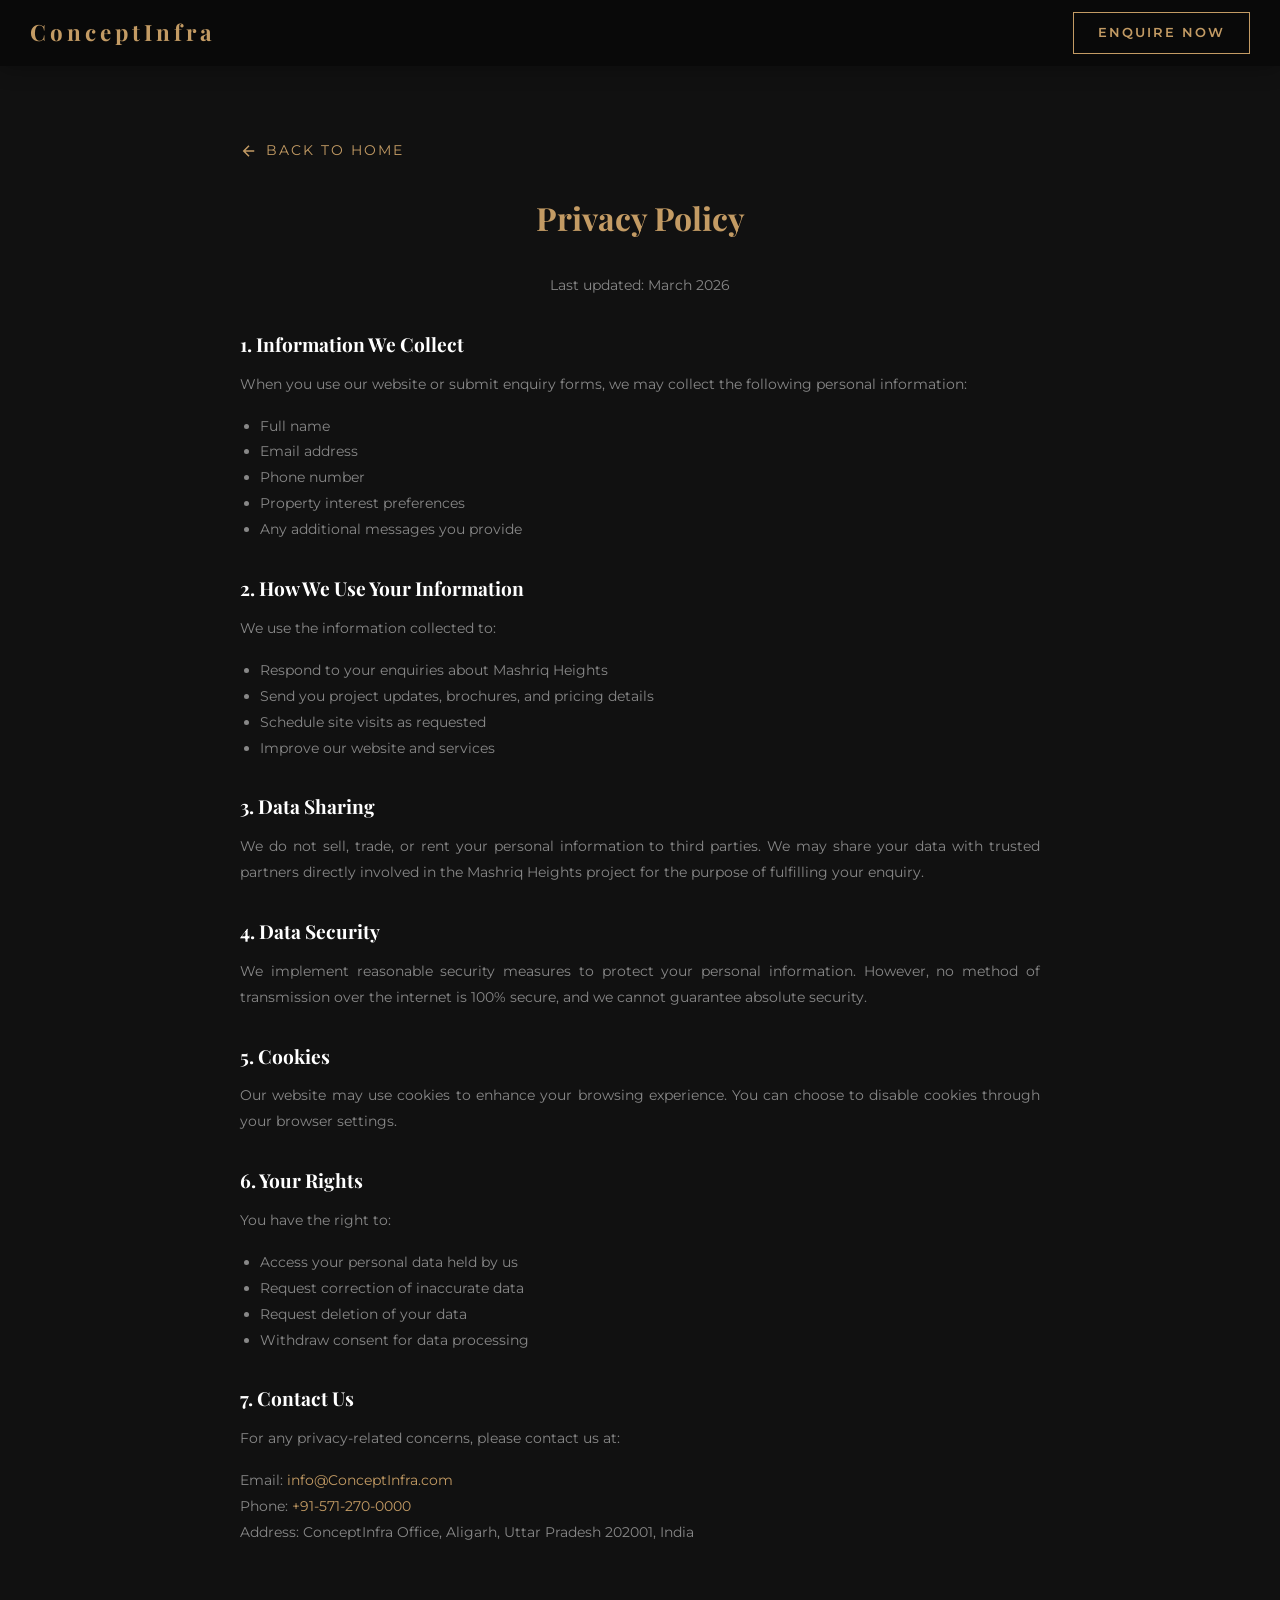
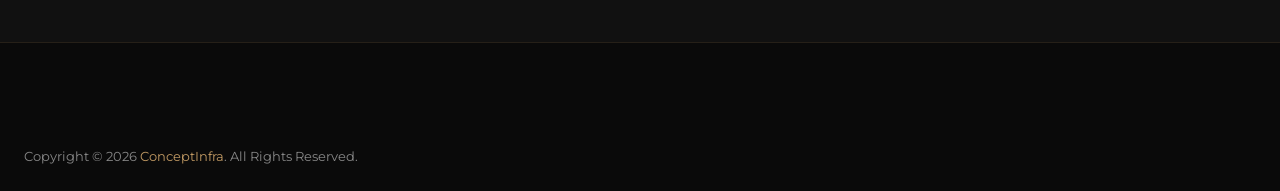
<file: privacy-policy.html>
<!DOCTYPE html>
<html lang="en">
<head>
    <meta charset="UTF-8">
    <meta name="viewport" content="width=device-width, initial-scale=1.0">
    <title>Privacy Policy | ConceptInfra</title>
    <link rel="preconnect" href="https://fonts.googleapis.com">
    <link rel="preconnect" href="https://fonts.gstatic.com" crossorigin>
    <link href="https://fonts.googleapis.com/css2?family=Playfair+Display:wght@400;600;700&family=Montserrat:wght@300;400;500;600&display=swap" rel="stylesheet">
    <link rel="stylesheet" href="styles.css">
    <style>
        .legal-page { padding: 140px 0 80px; background: var(--dark); }
        .legal-back { display: inline-flex; align-items: center; gap: 8px; color: var(--gold); font-size: 0.85rem; letter-spacing: 2px; text-transform: uppercase; margin-bottom: 30px; }
        .legal-back:hover { color: var(--gold-light); }
        .legal-back svg { width: 18px; height: 18px; }
        .legal-content { max-width: 800px; margin: 0 auto; }
        .legal-content h1 { font-family: var(--font-display); font-size: 2rem; color: var(--gold); margin-bottom: 30px; text-align: center; }
        .legal-content h2 { font-family: var(--font-display); font-size: 1.2rem; color: var(--white); margin: 30px 0 12px; }
        .legal-content p { color: var(--gray); font-size: 0.9rem; line-height: 1.8; margin-bottom: 16px; }
        .legal-content ul { margin: 0 0 16px 20px; }
        .legal-content li { color: var(--gray); font-size: 0.9rem; line-height: 1.8; list-style: disc; }
        .legal-meta { color: var(--gray); font-size: 0.8rem; text-align: center; margin-bottom: 40px; }
    </style>
</head>
<body>
    <header class="header scrolled">
        <div class="header-inner">
            <a href="index.html" class="logo"><span class="logo-text">ConceptInfra</span></a>
            <div class="header-actions">
                <a href="index.html#enquiry" class="btn btn-header">Enquire Now</a>
            </div>
        </div>
    </header>

    <section class="legal-page">
        <div class="container">
            <div class="legal-content">
                <a href="index.html" class="legal-back">
                    <svg viewBox="0 0 24 24" fill="none" stroke="currentColor" stroke-width="2"><path d="M19 12H5M12 19l-7-7 7-7"/></svg>
                    Back to Home
                </a>
                <h1>Privacy Policy</h1>
                <p class="legal-meta">Last updated: March 2026</p>

                <h2>1. Information We Collect</h2>
                <p>When you use our website or submit enquiry forms, we may collect the following personal information:</p>
                <ul>
                    <li>Full name</li>
                    <li>Email address</li>
                    <li>Phone number</li>
                    <li>Property interest preferences</li>
                    <li>Any additional messages you provide</li>
                </ul>

                <h2>2. How We Use Your Information</h2>
                <p>We use the information collected to:</p>
                <ul>
                    <li>Respond to your enquiries about Mashriq Heights</li>
                    <li>Send you project updates, brochures, and pricing details</li>
                    <li>Schedule site visits as requested</li>
                    <li>Improve our website and services</li>
                </ul>

                <h2>3. Data Sharing</h2>
                <p>We do not sell, trade, or rent your personal information to third parties. We may share your data with trusted partners directly involved in the Mashriq Heights project for the purpose of fulfilling your enquiry.</p>

                <h2>4. Data Security</h2>
                <p>We implement reasonable security measures to protect your personal information. However, no method of transmission over the internet is 100% secure, and we cannot guarantee absolute security.</p>

                <h2>5. Cookies</h2>
                <p>Our website may use cookies to enhance your browsing experience. You can choose to disable cookies through your browser settings.</p>

                <h2>6. Your Rights</h2>
                <p>You have the right to:</p>
                <ul>
                    <li>Access your personal data held by us</li>
                    <li>Request correction of inaccurate data</li>
                    <li>Request deletion of your data</li>
                    <li>Withdraw consent for data processing</li>
                </ul>

                <h2>7. Contact Us</h2>
                <p>For any privacy-related concerns, please contact us at:</p>
                <p>Email: <a href="mailto:info@ConceptInfra.com" style="color: var(--gold);">info@ConceptInfra.com</a><br>
                Phone: <a href="tel:+915712700000" style="color: var(--gold);">+91-571-270-0000</a><br>
                Address: ConceptInfra Office, Aligarh, Uttar Pradesh 202001, India</p>
            </div>
        </div>
    </section>

    <footer class="footer">
        <div class="container">
            <div class="footer-bottom">
                <p>Copyright &copy; 2026 <a href="index.html">ConceptInfra</a>. All Rights Reserved.</p>
            </div>
        </div>
    </footer>
</body>
</html>
</file>
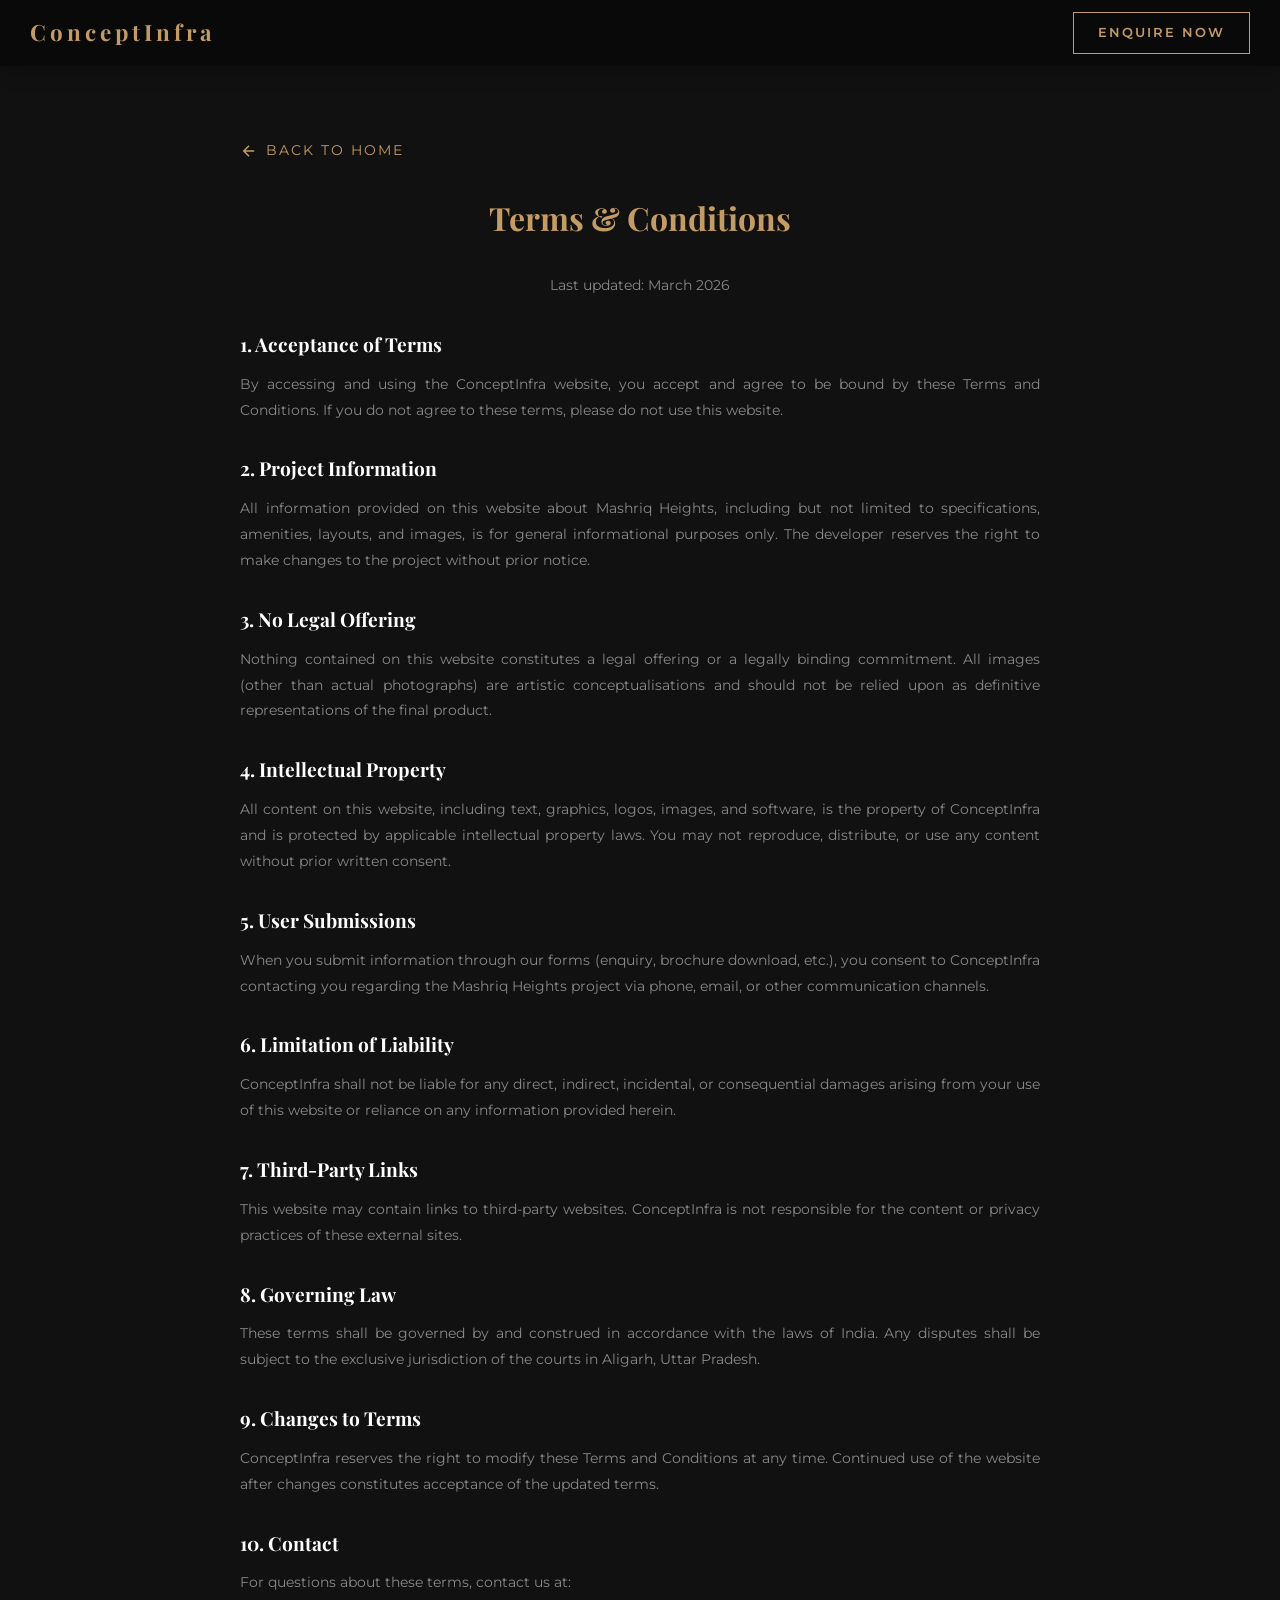
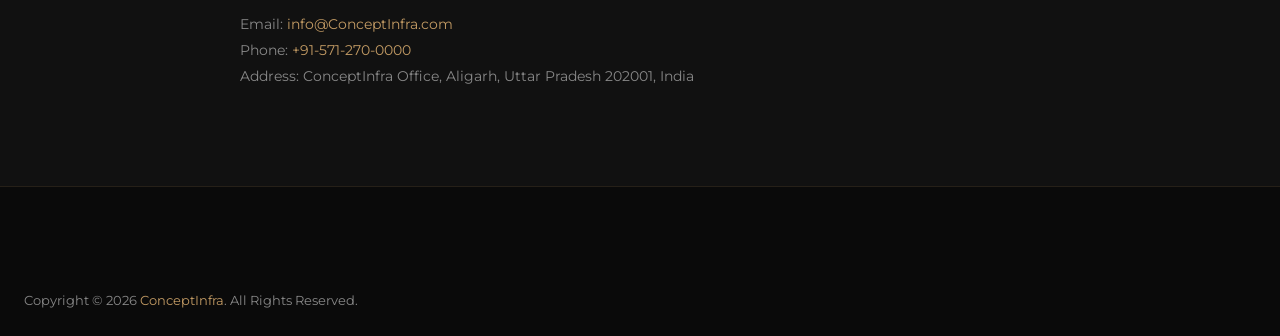
<file: terms.html>
<!DOCTYPE html>
<html lang="en">
<head>
    <meta charset="UTF-8">
    <meta name="viewport" content="width=device-width, initial-scale=1.0">
    <title>Terms &amp; Conditions | ConceptInfra</title>
    <link rel="preconnect" href="https://fonts.googleapis.com">
    <link rel="preconnect" href="https://fonts.gstatic.com" crossorigin>
    <link href="https://fonts.googleapis.com/css2?family=Playfair+Display:wght@400;600;700&family=Montserrat:wght@300;400;500;600&display=swap" rel="stylesheet">
    <link rel="stylesheet" href="styles.css">
    <style>
        .legal-page { padding: 140px 0 80px; background: var(--dark); }
        .legal-back { display: inline-flex; align-items: center; gap: 8px; color: var(--gold); font-size: 0.85rem; letter-spacing: 2px; text-transform: uppercase; margin-bottom: 30px; }
        .legal-back:hover { color: var(--gold-light); }
        .legal-back svg { width: 18px; height: 18px; }
        .legal-content { max-width: 800px; margin: 0 auto; }
        .legal-content h1 { font-family: var(--font-display); font-size: 2rem; color: var(--gold); margin-bottom: 30px; text-align: center; }
        .legal-content h2 { font-family: var(--font-display); font-size: 1.2rem; color: var(--white); margin: 30px 0 12px; }
        .legal-content p { color: var(--gray); font-size: 0.9rem; line-height: 1.8; margin-bottom: 16px; }
        .legal-content ul { margin: 0 0 16px 20px; }
        .legal-content li { color: var(--gray); font-size: 0.9rem; line-height: 1.8; list-style: disc; }
        .legal-meta { color: var(--gray); font-size: 0.8rem; text-align: center; margin-bottom: 40px; }
    </style>
</head>
<body>
    <header class="header scrolled">
        <div class="header-inner">
            <a href="index.html" class="logo"><span class="logo-text">ConceptInfra</span></a>
            <div class="header-actions">
                <a href="index.html#enquiry" class="btn btn-header">Enquire Now</a>
            </div>
        </div>
    </header>

    <section class="legal-page">
        <div class="container">
            <div class="legal-content">
                <a href="index.html" class="legal-back">
                    <svg viewBox="0 0 24 24" fill="none" stroke="currentColor" stroke-width="2"><path d="M19 12H5M12 19l-7-7 7-7"/></svg>
                    Back to Home
                </a>
                <h1>Terms &amp; Conditions</h1>
                <p class="legal-meta">Last updated: March 2026</p>

                <h2>1. Acceptance of Terms</h2>
                <p>By accessing and using the ConceptInfra website, you accept and agree to be bound by these Terms and Conditions. If you do not agree to these terms, please do not use this website.</p>

                <h2>2. Project Information</h2>
                <p>All information provided on this website about Mashriq Heights, including but not limited to specifications, amenities, layouts, and images, is for general informational purposes only. The developer reserves the right to make changes to the project without prior notice.</p>

                <h2>3. No Legal Offering</h2>
                <p>Nothing contained on this website constitutes a legal offering or a legally binding commitment. All images (other than actual photographs) are artistic conceptualisations and should not be relied upon as definitive representations of the final product.</p>

                <h2>4. Intellectual Property</h2>
                <p>All content on this website, including text, graphics, logos, images, and software, is the property of ConceptInfra and is protected by applicable intellectual property laws. You may not reproduce, distribute, or use any content without prior written consent.</p>

                <h2>5. User Submissions</h2>
                <p>When you submit information through our forms (enquiry, brochure download, etc.), you consent to ConceptInfra contacting you regarding the Mashriq Heights project via phone, email, or other communication channels.</p>

                <h2>6. Limitation of Liability</h2>
                <p>ConceptInfra shall not be liable for any direct, indirect, incidental, or consequential damages arising from your use of this website or reliance on any information provided herein.</p>

                <h2>7. Third-Party Links</h2>
                <p>This website may contain links to third-party websites. ConceptInfra is not responsible for the content or privacy practices of these external sites.</p>

                <h2>8. Governing Law</h2>
                <p>These terms shall be governed by and construed in accordance with the laws of India. Any disputes shall be subject to the exclusive jurisdiction of the courts in Aligarh, Uttar Pradesh.</p>

                <h2>9. Changes to Terms</h2>
                <p>ConceptInfra reserves the right to modify these Terms and Conditions at any time. Continued use of the website after changes constitutes acceptance of the updated terms.</p>

                <h2>10. Contact</h2>
                <p>For questions about these terms, contact us at:</p>
                <p>Email: <a href="mailto:info@ConceptInfra.com" style="color: var(--gold);">info@ConceptInfra.com</a><br>
                Phone: <a href="tel:+915712700000" style="color: var(--gold);">+91-571-270-0000</a><br>
                Address: ConceptInfra Office, Aligarh, Uttar Pradesh 202001, India</p>
            </div>
        </div>
    </section>

    <footer class="footer">
        <div class="container">
            <div class="footer-bottom">
                <p>Copyright &copy; 2026 <a href="index.html">ConceptInfra</a>. All Rights Reserved.</p>
            </div>
        </div>
    </footer>
</body>
</html>
</file>
<file: styles.css>
/* ============================================
   CONCEPTINFRA MASHRIQ HEIGHTS - Premium Website Styles
   ============================================ */

/* CSS Custom Properties */
:root {
    --gold: #c39b64;
    --gold-light: #d4af7a;
    --gold-dark: #a07d4f;
    --black: #0a0a0a;
    --black-light: #1a1a1a;
    --dark: #111111;
    --dark-gray: #1e1e1e;
    --gray: #888888;
    --light-gray: #cccccc;
    --white: #ffffff;
    --off-white: #f5f0eb;

    --font-display: 'Playfair Display', Georgia, serif;
    --font-body: 'Montserrat', 'Segoe UI', sans-serif;
    --font-accent: 'Cormorant Garamond', Georgia, serif;

    --transition: all 0.4s cubic-bezier(0.25, 0.46, 0.45, 0.94);
    --transition-fast: all 0.2s ease;
    --shadow-sm: 0 2px 8px rgba(0,0,0,0.1);
    --shadow-md: 0 4px 20px rgba(0,0,0,0.15);
    --shadow-lg: 0 8px 40px rgba(0,0,0,0.2);
    --shadow-gold: 0 4px 20px rgba(195,155,100,0.3);
}

/* Reset & Base */
*, *::before, *::after {
    margin: 0;
    padding: 0;
    box-sizing: border-box;
}

html {
    scroll-behavior: smooth;
    font-size: 16px;
}

body {
    font-family: var(--font-body);
    background-color: var(--black);
    color: var(--white);
    line-height: 1.6;
    overflow-x: hidden;
    -webkit-font-smoothing: antialiased;
    -moz-osx-font-smoothing: grayscale;
    text-align: justify;
}

img {
    max-width: 100%;
    display: block;
}

a {
    text-decoration: none;
    color: inherit;
    transition: var(--transition-fast);
}

ul {
    list-style: none;
}

.sr-only {
    position: absolute;
    width: 1px;
    height: 1px;
    padding: 0;
    margin: -1px;
    overflow: hidden;
    clip: rect(0, 0, 0, 0);
    white-space: nowrap;
    border: 0;
}

.container {
    max-width: 1280px;
    margin: 0 auto;
    padding: 0 24px;
}

/* ============================================
   PRELOADER
   ============================================ */
.preloader {
    position: fixed;
    top: 0;
    left: 0;
    width: 100%;
    height: 100%;
    background: var(--black);
    z-index: 10000;
    display: flex;
    align-items: center;
    justify-content: center;
    transition: opacity 0.6s ease, visibility 0.6s ease;
}

.preloader.loaded {
    opacity: 0;
    visibility: hidden;
}

.preloader-inner {
    text-align: center;
}

.preloader-logo {
    font-family: var(--font-display);
    font-size: 2rem;
    font-weight: 700;
    color: var(--gold);
    letter-spacing: 8px;
    margin-bottom: 30px;
}

.preloader-bar {
    width: 200px;
    height: 2px;
    background: rgba(195,155,100,0.2);
    border-radius: 2px;
    overflow: hidden;
}

.preloader-progress {
    height: 100%;
    width: 0;
    background: var(--gold);
    animation: preloaderProgress 1.5s ease-in-out forwards;
}

@keyframes preloaderProgress {
    0% { width: 0; }
    100% { width: 100%; }
}

/* ============================================
   HEADER / NAVIGATION
   ============================================ */
.header {
    position: fixed;
    top: 0;
    left: 0;
    right: 0;
    z-index: 1000;
    padding: 20px 0;
    transition: var(--transition);
}

.header.scrolled {
    background: rgba(10, 10, 10, 0.95);
    backdrop-filter: blur(20px);
    padding: 12px 0;
    box-shadow: 0 2px 20px rgba(0,0,0,0.3);
}

.header-inner {
    max-width: 1400px;
    margin: 0 auto;
    padding: 0 30px;
    display: flex;
    align-items: center;
    justify-content: space-between;
}

.logo {
    display: flex;
    align-items: center;
    gap: 12px;
}

.logo-text {
    font-family: var(--font-display);
    font-size: 1.4rem;
    font-weight: 700;
    color: var(--gold);
    letter-spacing: 4px;
}

.nav-list {
    display: flex;
    gap: 32px;
}

.nav-link {
    font-size: 0.8rem;
    font-weight: 500;
    text-transform: uppercase;
    letter-spacing: 2px;
    color: var(--white);
    position: relative;
    padding: 8px 0;
}

.nav-link::after {
    content: '';
    position: absolute;
    bottom: 0;
    left: 0;
    width: 0;
    height: 1px;
    background: var(--gold);
    transition: var(--transition);
}

.nav-link:hover::after,
.nav-link.active::after {
    width: 100%;
}

.nav-link:hover,
.nav-link.active {
    color: var(--gold);
}

.header-actions {
    display: flex;
    align-items: center;
    gap: 20px;
}

.btn {
    display: inline-flex;
    align-items: center;
    justify-content: center;
    padding: 12px 28px;
    font-family: var(--font-body);
    font-size: 0.8rem;
    font-weight: 600;
    text-transform: uppercase;
    letter-spacing: 2px;
    border: none;
    cursor: pointer;
    transition: var(--transition);
}

.btn-header {
    background: transparent;
    color: var(--gold);
    border: 1px solid var(--gold);
    padding: 10px 24px;
}

.btn-header:hover {
    background: var(--gold);
    color: var(--black);
}

.btn-primary {
    background: var(--gold);
    color: var(--black);
}

.btn-primary:hover {
    background: var(--gold-light);
    box-shadow: var(--shadow-gold);
    transform: translateY(-2px);
}

.btn-outline {
    background: transparent;
    color: var(--white);
    border: 1px solid rgba(255,255,255,0.4);
}

.btn-outline:hover {
    border-color: var(--gold);
    color: var(--gold);
}

.btn-full {
    width: 100%;
}

/* Hamburger */
.hamburger {
    display: none;
    flex-direction: column;
    gap: 6px;
    background: none;
    border: none;
    cursor: pointer;
    padding: 5px;
    z-index: 1001;
}

.hamburger span {
    display: block;
    width: 28px;
    height: 2px;
    background: var(--white);
    transition: var(--transition);
}

.hamburger.active span:nth-child(1) {
    transform: rotate(45deg) translate(6px, 6px);
}

.hamburger.active span:nth-child(2) {
    opacity: 0;
}

.hamburger.active span:nth-child(3) {
    transform: rotate(-45deg) translate(6px, -6px);
}

/* ============================================
   HERO SECTION
   ============================================ */
.hero {
    position: relative;
    height: 100vh;
    min-height: 700px;
    display: flex;
    align-items: center;
    justify-content: center;
    overflow: hidden;
}

.hero-bg {
    position: absolute;
    inset: 0;
    background-color: #0d1b2a;
    overflow: hidden;
}

.hero-canvas {
    position: absolute;
    top: 50%;
    left: 50%;
    min-width: 100%;
    min-height: 100%;
    width: auto;
    height: auto;
    transform: translate(-50%, -50%);
    object-fit: cover;
    z-index: 0;
    opacity: 0;
    transition: opacity 1.2s ease-in-out;
}

.hero-canvas.hero-vid-active {
    opacity: 1;
}

.hero-overlay {
    position: absolute;
    inset: 0;
    z-index: 1;
    background:
        linear-gradient(180deg,
            rgba(10, 10, 10, 0.5) 0%,
            rgba(10, 10, 10, 0.3) 40%,
            rgba(10, 10, 10, 0.5) 100%),
        linear-gradient(135deg,
            rgba(10, 10, 10, 0.4) 0%,
            transparent 50%,
            rgba(10, 10, 10, 0.4) 100%);
}

.hero-content {
    position: relative;
    z-index: 2;
    text-align: center !important;
    padding: 0 24px;
}

.hero-badge {
    display: inline-block;
    font-family: var(--font-accent);
    font-size: 1.1rem;
    font-style: italic;
    color: var(--white);
    letter-spacing: 6px;
    text-transform: uppercase;
    margin-bottom: 20px;
    opacity: 0;
    animation: fadeInUp 1s ease 0.5s forwards;
    text-shadow: 0 2px 8px rgba(0, 0, 0, 0.8), 0 0 20px rgba(0, 0, 0, 0.5);
}

.hero-title {
    margin-bottom: 16px;
    opacity: 0;
    animation: fadeInUp 1s ease 0.7s forwards;
}

.hero-title-line {
    display: block;
    font-family: var(--font-display);
    font-size: clamp(1.5rem, 6vw, 5rem);
    font-weight: 700;
    color: var(--white);
    letter-spacing: clamp(2px, 0.8vw, 6px);
    line-height: 1.1;
    text-shadow: 0 2px 10px rgba(0, 0, 0, 0.8), 0 0 30px rgba(0, 0, 0, 0.5);
}

.hero-title-accent {
    display: block;
    font-family: var(--font-display);
    font-size: clamp(2rem, 8vw, 7rem);
    font-weight: 800;
    color: var(--white);
    letter-spacing: clamp(2px, 1vw, 8px);
    line-height: 1.2;
    text-transform: uppercase;
    text-shadow: 0 3px 12px rgba(0, 0, 0, 0.9), 0 0 40px rgba(0, 0, 0, 0.5);
}

.hero-subtitle {
    font-family: var(--font-body);
    font-size: 1rem;
    font-weight: 400;
    letter-spacing: 6px;
    text-transform: uppercase;
    color: var(--white);
    margin-bottom: 24px;
    opacity: 0;
    animation: fadeInUp 1s ease 0.9s forwards;
    text-shadow: 0 2px 8px rgba(0, 0, 0, 0.8), 0 0 20px rgba(0, 0, 0, 0.5);
}

.hero-tagline {
    display: flex;
    align-items: center;
    justify-content: center;
    gap: 20px;
    margin-bottom: 40px;
    opacity: 0;
    animation: fadeInUp 1s ease 1.1s forwards;
}

.hero-tagline p {
    font-family: var(--font-accent);
    font-size: 1.3rem;
    font-style: italic;
    color: var(--white);
    letter-spacing: 3px;
    white-space: nowrap;
    text-shadow: 0 2px 8px rgba(0, 0, 0, 0.8), 0 0 20px rgba(0, 0, 0, 0.5);
}

.tagline-line {
    display: block;
    width: 60px;
    height: 1px;
    background: linear-gradient(90deg, transparent, var(--gold), transparent);
}

.hero-cta {
    display: flex;
    gap: 20px;
    justify-content: center;
    opacity: 0;
    animation: fadeInUp 1s ease 1.3s forwards;
}

.hero-scroll {
    position: absolute;
    bottom: 40px;
    left: 50%;
    transform: translateX(-50%);
    z-index: 2;
}

.scroll-indicator {
    display: flex;
    flex-direction: column;
    align-items: center;
    gap: 8px;
}

.scroll-text {
    font-size: 0.65rem;
    text-transform: uppercase;
    letter-spacing: 3px;
    color: var(--gray);
}

.scroll-line {
    display: block;
    width: 1px;
    height: 40px;
    background: var(--gold);
    animation: scrollPulse 2s ease-in-out infinite;
}

@keyframes scrollPulse {
    0%, 100% { opacity: 0.3; height: 30px; }
    50% { opacity: 1; height: 50px; }
}

@keyframes fadeInUp {
    from {
        opacity: 0;
        transform: translateY(30px);
    }
    to {
        opacity: 1;
        transform: translateY(0);
    }
}

/* ============================================
   SECTION SHARED STYLES
   ============================================ */
.section-badge {
    display: inline-block;
    font-family: var(--font-accent);
    font-size: 1rem;
    font-style: italic;
    color: var(--gold);
    letter-spacing: 4px;
    text-transform: uppercase;
    margin-bottom: 12px;
}

.section-title {
    font-family: var(--font-display);
    font-size: clamp(1.8rem, 4vw, 2.8rem);
    font-weight: 700;
    color: var(--white);
    margin-bottom: 16px;
    line-height: 1.3;
    text-align: center;
}

.section-title-large {
    font-family: var(--font-display);
    font-size: clamp(2.5rem, 5vw, 4rem);
    font-weight: 800;
    background: linear-gradient(135deg, var(--gold-light), var(--gold), var(--gold-dark));
    -webkit-background-clip: text;
    -webkit-text-fill-color: transparent;
    background-clip: text;
    letter-spacing: 6px;
    margin-bottom: 40px;
    text-align: center;
}

.section-subtitle {
    font-family: var(--font-accent);
    font-size: 1.2rem;
    font-style: italic;
    color: var(--gold-light);
    margin-bottom: 24px;
    text-align: center;
}

.section-desc {
    font-size: 1rem;
    color: var(--gray);
    max-width: 700px;
    margin: 0 auto 40px;
    line-height: 1.8;
    text-align: center;
}

/* ============================================
   VIDEO SECTION
   ============================================ */
.video-section {
    padding: 80px 0;
    background: var(--dark);
    text-align: center;
}

.video-wrapper {
    max-width: 900px;
    margin: 0 auto;
    aspect-ratio: 16/9;
    border-radius: 16px;
    overflow: hidden;
    border: 1px solid rgba(195,155,100,0.2);
    position: relative;
}

.walkthrough-video {
    width: 100%;
    height: 100%;
    object-fit: cover;
    display: block;
    background: #0d1b2a;
}

.video-play-overlay {
    position: absolute;
    inset: 0;
    background: rgba(10, 10, 10, 0.5);
    display: flex;
    flex-direction: column;
    align-items: center;
    justify-content: center;
    gap: 20px;
    cursor: pointer;
    transition: var(--transition);
    z-index: 2;
}

.video-play-overlay:hover {
    background: rgba(10, 10, 10, 0.35);
}

.video-play-overlay.hidden {
    opacity: 0;
    pointer-events: none;
}

.play-btn {
    width: 80px;
    height: 80px;
    color: var(--gold);
    transition: var(--transition);
}

.play-btn svg {
    width: 100%;
    height: 100%;
}

.video-play-overlay:hover .play-btn {
    transform: scale(1.1);
    color: var(--gold-light);
}

.video-placeholder p {
    font-size: 0.9rem;
    color: var(--gray);
    letter-spacing: 2px;
    text-transform: uppercase;
}

/* ============================================
   ABOUT US SECTION
   ============================================ */
.about-section {
    padding: 80px 0;
    background: var(--black);
    text-align: center;
    position: relative;
    overflow: hidden;
}

.about-section::before {
    content: '';
    position: absolute;
    top: 0;
    left: 50%;
    transform: translateX(-50%);
    width: 1px;
    height: 80px;
    background: linear-gradient(to bottom, transparent, var(--gold));
}

.about-content {
    max-width: 900px;
    margin: 0 auto;
}

.about-text {
    margin-bottom: 60px;
    text-align: justify;
}

.about-text p {
    color: var(--gray);
    font-size: 1rem;
    line-height: 1.8;
    margin-bottom: 16px;
}

.about-text p.about-lead {
    font-family: var(--font-accent);
    font-size: 1.4rem;
    color: var(--light-gray);
    line-height: 1.8;
    margin-bottom: 20px;
}

.about-text p strong {
    color: var(--gold-light);
}

.about-text p.about-lead strong {
    color: var(--gold);
}

.about-stats {
    display: grid;
    grid-template-columns: repeat(2, 1fr);
    gap: 40px;
    padding-top: 60px;
    border-top: 1px solid rgba(195,155,100,0.2);
}

.stat-item {
    text-align: center;
}

.stat-number {
    display: block;
    font-family: var(--font-display);
    font-size: 2.5rem;
    font-weight: 700;
    color: var(--gold);
    margin-bottom: 8px;
}

.stat-label {
    font-size: 0.85rem;
    color: var(--gray);
    letter-spacing: 2px;
    text-transform: uppercase;
}

/* ============================================
   FOUNDERS SECTION
   ============================================ */
.founders-section {
    padding: 80px 0;
    background: var(--dark);
    text-align: center;
}

.founders-grid {
    display: grid;
    grid-template-columns: repeat(2, 1fr);
    gap: 40px;
    max-width: 700px;
    margin: 50px auto 0;
}

.founder-card {
    background: var(--dark-gray);
    border: 1px solid rgba(195,155,100,0.15);
    border-radius: 16px;
    padding: 40px 30px;
    text-align: center;
    transition: var(--transition);
}

.founder-card:hover {
    transform: translateY(-8px);
    border-color: rgba(195,155,100,0.4);
    box-shadow: var(--shadow-gold);
}

.founder-image {
    width: 120px;
    height: 120px;
    margin: 0 auto 24px;
    border-radius: 50%;
    background: rgba(195,155,100,0.1);
    border: 2px solid rgba(195,155,100,0.3);
    display: flex;
    align-items: center;
    justify-content: center;
    overflow: hidden;
}

.founder-placeholder {
    width: 60px;
    height: 60px;
    color: var(--gold);
}

.founder-placeholder svg {
    width: 100%;
    height: 100%;
}

.founder-name {
    font-family: var(--font-display);
    font-size: 1.3rem;
    font-weight: 600;
    color: var(--white);
    margin-bottom: 8px;
}

.founder-role {
    font-size: 0.85rem;
    color: var(--gold);
    text-transform: uppercase;
    letter-spacing: 2px;
}

/* ============================================
   CONSULTANTS SECTION
   ============================================ */
.consultants-section {
    padding: 80px 0;
    background: var(--black);
    text-align: center;
}

.consultants-grid {
    display: grid;
    grid-template-columns: repeat(3, 1fr);
    gap: 30px;
    margin-top: 30px;
}

.consultant-card {
    background: var(--dark-gray);
    border: 1px solid rgba(195,155,100,0.15);
    border-radius: 12px;
    padding: 40px 30px;
    text-align: center;
    transition: var(--transition);
    position: relative;
    overflow: hidden;
}

.consultant-card::before {
    content: '';
    position: absolute;
    top: 0;
    left: 0;
    right: 0;
    height: 3px;
    background: linear-gradient(90deg, transparent, var(--gold), transparent);
    opacity: 0;
    transition: var(--transition);
}

.consultant-card:hover {
    transform: translateY(-8px);
    border-color: rgba(195,155,100,0.4);
    box-shadow: var(--shadow-gold);
}

.consultant-card:hover::before {
    opacity: 1;
}

.consultant-icon {
    width: 64px;
    height: 64px;
    margin: 0 auto 20px;
    color: var(--gold);
}

.consultant-icon svg {
    width: 100%;
    height: 100%;
}

.consultant-name {
    font-family: var(--font-display);
    font-size: 1.2rem;
    font-weight: 600;
    color: var(--white);
    margin-bottom: 8px;
}

.consultant-role {
    font-size: 0.85rem;
    color: var(--gold);
    text-transform: uppercase;
    letter-spacing: 2px;
    margin-bottom: 4px;
}

.consultant-location {
    font-size: 0.8rem;
    color: var(--gray);
    letter-spacing: 1px;
}

/* ============================================
   WHY CONCEPT INFRA SECTION
   ============================================ */
.why-section {
    padding: 80px 0;
    background: linear-gradient(180deg, var(--dark) 0%, var(--black) 100%);
    text-align: center;
}

.why-grid {
    display: grid;
    grid-template-columns: repeat(3, 1fr);
    gap: 30px;
    margin-top: 30px;
}

.why-card {
    border: 1px solid rgba(195,155,100,0.1);
    border-radius: 16px;
    padding: 45px 30px;
    text-align: center;
    transition: var(--transition);
    position: relative;
    overflow: hidden;
}

.why-card::before {
    content: '';
    position: absolute;
    inset: 0;
    background: rgba(10, 10, 10, 0.8);
    transition: var(--transition);
    z-index: 0;
}

.why-card:hover::before {
    background: rgba(10, 10, 10, 0.65);
}

.why-card > * {
    position: relative;
    z-index: 1;
}

.why-card:hover {
    border-color: rgba(195,155,100,0.3);
    transform: translateY(-5px);
}

/* Why card background images */
.why-card:nth-child(1) { background: url('images/why/expertise.jpg') center/cover; }
.why-card:nth-child(2) { background: url('images/why/planning.jpg') center/cover; }
.why-card:nth-child(3) { background: url('images/why/standards.jpg') center/cover; }
.why-card:nth-child(4) { background: url('images/why/structure.jpg') center/cover; }
.why-card:nth-child(5) { background: url('images/why/quality.jpg') center/cover; }
.why-card:nth-child(6) { background: url('images/why/transparency.jpg') center/cover; }

.why-icon {
    width: 48px;
    height: 48px;
    margin: 0 auto 24px;
    color: var(--gold);
}

.why-icon svg {
    width: 100%;
    height: 100%;
}

.why-card h3 {
    font-family: var(--font-display);
    font-size: 1.2rem;
    font-weight: 600;
    color: var(--white);
    margin-bottom: 16px;
}

.why-card p {
    font-size: 0.9rem;
    color: var(--gray);
    line-height: 1.7;
}

/* ============================================
   VISION & MISSION SECTION
   ============================================ */
.vision-section {
    padding: 80px 0;
    background: var(--dark);
    text-align: center;
}

.vision-grid {
    display: grid;
    grid-template-columns: repeat(2, 1fr);
    gap: 40px;
}

.vision-card {
    border: 1px solid rgba(195,155,100,0.15);
    border-radius: 16px;
    padding: 36px 30px;
    text-align: justify;
    transition: var(--transition);
    position: relative;
    overflow: hidden;
    background-size: cover;
    background-position: center;
}

.vision-card::before {
    content: '';
    position: absolute;
    inset: 0;
    background: rgba(10, 10, 10, 0.82);
    transition: var(--transition);
    z-index: 0;
}

.vision-card:hover::before {
    background: rgba(10, 10, 10, 0.68);
}

.vision-card > * {
    position: relative;
    z-index: 1;
}

.vision-card:hover {
    border-color: rgba(195,155,100,0.3);
    transform: translateY(-5px);
    box-shadow: var(--shadow-gold);
}

/* Vision card background images */
.vision-card:nth-child(1) { background-image: url('images/vision/mission.jpg'); }
.vision-card:nth-child(2) { background-image: url('images/vision/vision.jpg'); }

.vision-icon {
    width: 40px;
    height: 40px;
    margin-bottom: 16px;
    color: var(--gold);
}

.vision-icon svg {
    width: 100%;
    height: 100%;
}

.vision-card h3 {
    font-family: var(--font-display);
    font-size: 1.2rem;
    font-weight: 700;
    color: var(--gold);
    margin-bottom: 14px;
    text-align: center;
}

.vision-card p {
    font-size: 0.85rem;
    color: var(--light-gray);
    line-height: 1.7;
}

.vision-extra {
    margin-top: 12px;
    font-style: italic;
    color: var(--gold-light) !important;
}

/* ============================================
   CONCEPT SECTION
   ============================================ */
.concept-section {
    padding: 80px 0;
    background: linear-gradient(180deg, var(--black) 0%, var(--dark) 100%);
    text-align: center;
}

.concept-grid {
    display: grid;
    grid-template-columns: repeat(3, 1fr);
    gap: 30px;
    margin-top: 30px;
}

.concept-card {
    border: 1px solid rgba(195,155,100,0.1);
    border-radius: 16px;
    padding: 45px 30px;
    text-align: center;
    transition: var(--transition);
    position: relative;
    overflow: hidden;
    background-size: cover;
    background-position: center;
}

.concept-card::before {
    content: '';
    position: absolute;
    inset: 0;
    background: rgba(10, 10, 10, 0.8);
    transition: var(--transition);
    z-index: 0;
}

.concept-card:hover::before {
    background: rgba(10, 10, 10, 0.65);
}

.concept-card > * {
    position: relative;
    z-index: 1;
}

.concept-card:hover {
    border-color: rgba(195,155,100,0.3);
    transform: translateY(-5px);
}

/* Concept card background images */
.concept-card:nth-child(1) { background-image: url('images/concept/4bhk-suites.jpg'); }
.concept-card:nth-child(2) { background-image: url('images/concept/community-hall.jpg'); }
.concept-card:nth-child(3) { background-image: url('images/concept/amenities.jpg'); }
.concept-card:nth-child(4) { background-image: url('images/concept/natural-elements.jpg'); }
.concept-card:nth-child(5) { background-image: url('images/concept/recreation.jpg'); }

.concept-icon {
    width: 48px;
    height: 48px;
    margin: 0 auto 24px;
    color: var(--gold);
}

.concept-icon svg {
    width: 100%;
    height: 100%;
}

.concept-card h3 {
    font-family: var(--font-display);
    font-size: 1.2rem;
    font-weight: 600;
    color: var(--white);
    margin-bottom: 16px;
}

.concept-card p {
    font-size: 0.9rem;
    color: var(--gray);
    line-height: 1.7;
}

/* ============================================
   AMENITIES SECTION
   ============================================ */
.amenities-section {
    padding: 80px 0;
    background: var(--dark);
    text-align: center;
}

.amenities-grid {
    display: grid;
    grid-template-columns: repeat(4, 1fr);
    gap: 24px;
}

.amenity-item {
    display: flex;
    flex-direction: column;
    align-items: center;
    gap: 12px;
    padding: 30px 20px;
    background-size: cover;
    background-position: center;
    border: 1px solid rgba(195,155,100,0.1);
    border-radius: 12px;
    transition: var(--transition);
    position: relative;
    overflow: hidden;
}

.amenity-item::before {
    content: '';
    position: absolute;
    inset: 0;
    background: rgba(10, 10, 10, 0.82);
    transition: var(--transition);
    z-index: 0;
}

.amenity-item:hover::before {
    background: rgba(10, 10, 10, 0.7);
}

.amenity-item > * {
    position: relative;
    z-index: 1;
}

.amenity-item:hover {
    border-color: rgba(195,155,100,0.3);
    transform: translateY(-4px);
}

/* Amenity background images */
.amenity-item:nth-child(1)  { background-image: url('images/amenities/gated-society.jpg'); }
.amenity-item:nth-child(2)  { background-image: url('images/amenities/mosque.jpg'); }
.amenity-item:nth-child(3)  { background-image: url('images/amenities/roads.jpg'); }
.amenity-item:nth-child(4)  { background-image: url('images/amenities/jogging.jpg'); }
.amenity-item:nth-child(5)  { background-image: url('images/amenities/landscape.jpg'); }
.amenity-item:nth-child(6)  { background-image: url('images/amenities/kids-play.jpg'); }
.amenity-item:nth-child(7)  { background-image: url('images/amenities/swimming.jpg'); }
.amenity-item:nth-child(8)  { background-image: url('images/amenities/community-hall.jpg'); }
.amenity-item:nth-child(9)  { background-image: url('images/amenities/gymnasium.jpg'); }
.amenity-item:nth-child(10) { background-image: url('images/amenities/sky-lounge.jpg'); }
.amenity-item:nth-child(11) { background-image: url('images/amenities/interior.jpg'); }
.amenity-item:nth-child(12) { background-image: url('images/amenities/grocery.jpg'); }
.amenity-item:nth-child(13) { background-image: url('images/amenities/garbage-chute.jpg'); }
.amenity-item:nth-child(14) { background-image: url('images/amenities/elevator.jpg'); }
.amenity-item:nth-child(15) { background-image: url('images/amenities/cctv.jpg'); }
.amenity-item:nth-child(16) { background-image: url('images/amenities/rainwater.jpg'); }
.amenity-item:nth-child(17) { background-image: url('images/amenities/transformer.jpg'); }
.amenity-item:nth-child(18) { background-image: url('images/amenities/earthquake.jpg'); }
.amenity-item:nth-child(19) { background-image: url('images/amenities/fire-resistant.jpg'); }

.amenity-icon-wrap {
    width: 40px;
    height: 40px;
    color: var(--gold);
}

.amenity-icon-wrap svg {
    width: 100%;
    height: 100%;
}

.amenity-item span {
    font-size: 0.85rem;
    font-weight: 500;
    color: var(--light-gray);
    letter-spacing: 0.5px;
    text-align: center;
}

/* ============================================
   BROCHURE SECTION
   ============================================ */
.brochure-section {
    padding: 80px 0;
    background: var(--black);
    text-align: center;
}

.brochure-form-wrap {
    max-width: 500px;
    margin: 0 auto;
    background: var(--dark-gray);
    border: 1px solid rgba(195,155,100,0.2);
    border-radius: 16px;
    padding: 40px;
}

.brochure-form .form-group {
    margin-bottom: 16px;
}

.brochure-form .btn {
    margin-top: 8px;
    border-radius: 8px;
    padding: 16px;
    font-size: 0.9rem;
}

/* ============================================
   LOCATION SECTION
   ============================================ */
.location-section {
    padding: 80px 0;
    background: var(--dark);
    text-align: center;
}

.location-grid {
    display: grid;
    grid-template-columns: 1fr 1fr;
    gap: 40px;
    margin-top: 30px;
    text-align: left;
}

.location-map {
    border-radius: 16px;
    overflow: hidden;
    min-height: 500px;
    border: 1px solid rgba(195,155,100,0.2);
}

.location-map iframe {
    width: 100%;
    height: 100%;
    min-height: 500px;
}

.location-features {
    display: flex;
    flex-direction: column;
    gap: 24px;
}

.location-feature {
    display: flex;
    gap: 20px;
    align-items: flex-start;
    padding: 20px;
    background: rgba(255,255,255,0.03);
    border-radius: 12px;
    border: 1px solid rgba(195,155,100,0.08);
    transition: var(--transition);
}

.location-feature:hover {
    background: rgba(195,155,100,0.05);
    border-color: rgba(195,155,100,0.2);
}

.location-feature-icon {
    width: 28px;
    height: 28px;
    color: var(--gold);
    flex-shrink: 0;
    margin-top: 2px;
}

.location-feature-icon svg {
    width: 100%;
    height: 100%;
}

.location-feature h4 {
    font-family: var(--font-display);
    font-size: 1rem;
    font-weight: 600;
    color: var(--white);
    margin-bottom: 4px;
}

.location-feature p {
    font-size: 0.85rem;
    color: var(--gray);
    line-height: 1.6;
}

/* ============================================
   ENQUIRY SECTION
   ============================================ */
.enquiry-section {
    padding: 80px 0;
    background: linear-gradient(135deg, var(--black) 0%, var(--dark) 50%, var(--black) 100%);
    position: relative;
}

.enquiry-section::before {
    content: '';
    position: absolute;
    top: 0;
    left: 0;
    right: 0;
    height: 1px;
    background: linear-gradient(90deg, transparent, var(--gold), transparent);
}

.enquiry-grid {
    display: grid;
    grid-template-columns: 1fr 1fr;
    gap: 60px;
    align-items: center;
}

.enquiry-centered {
    grid-template-columns: 1fr;
    max-width: 600px;
    margin: 0 auto;
}

.enquiry-form-wrap {
    background: var(--dark-gray);
    border: 1px solid rgba(195,155,100,0.2);
    border-radius: 16px;
    padding: 40px;
}

.enquiry-form h3 {
    font-family: var(--font-display);
    font-size: 1.5rem;
    font-weight: 700;
    color: var(--gold);
    margin-bottom: 8px;
    text-align: center;
}

.enquiry-form > p {
    font-size: 0.9rem;
    color: var(--gray);
    margin-bottom: 30px;
    text-align: center;
}

.form-group {
    margin-bottom: 16px;
}

.form-group input,
.form-group select,
.form-group textarea {
    width: 100%;
    padding: 14px 18px;
    font-family: var(--font-body);
    font-size: 0.9rem;
    color: var(--white);
    background: rgba(255,255,255,0.05);
    border: 1px solid rgba(255,255,255,0.1);
    border-radius: 8px;
    outline: none;
    transition: var(--transition);
}

.form-group input::placeholder,
.form-group textarea::placeholder {
    color: var(--gray);
}

.form-group input:focus,
.form-group select:focus,
.form-group textarea:focus {
    border-color: var(--gold);
    background: rgba(195,155,100,0.05);
}

.form-group select {
    appearance: none;
    cursor: pointer;
    background-image: url("data:image/svg+xml,%3Csvg xmlns='http://www.w3.org/2000/svg' width='12' height='8' viewBox='0 0 12 8'%3E%3Cpath d='M1 1l5 5 5-5' stroke='%23888' fill='none' stroke-width='1.5'/%3E%3C/svg%3E");
    background-repeat: no-repeat;
    background-position: right 18px center;
}

.form-group select option {
    background: var(--dark-gray);
    color: var(--white);
}

.form-group textarea {
    resize: vertical;
    min-height: 80px;
}

.enquiry-form .btn {
    margin-top: 8px;
    border-radius: 8px;
    padding: 16px;
    font-size: 0.9rem;
}

/* ============================================
   FOOTER
   ============================================ */
.footer {
    padding: 80px 0 0;
    background: var(--black);
    border-top: 1px solid rgba(195,155,100,0.15);
}

.footer-grid {
    display: grid;
    grid-template-columns: 2fr 1fr 1fr 1.5fr;
    gap: 40px;
    padding-bottom: 60px;
    border-bottom: 1px solid rgba(255,255,255,0.08);
}

.footer-logo {
    font-family: var(--font-display);
    font-size: 1.3rem;
    font-weight: 700;
    color: var(--gold);
    letter-spacing: 4px;
    margin-bottom: 20px;
}

.footer-about p {
    font-size: 0.9rem;
    color: var(--gray);
    line-height: 1.8;
    margin-bottom: 24px;
}

.footer-social {
    display: flex;
    gap: 16px;
}

.footer-social a {
    width: 40px;
    height: 40px;
    display: flex;
    align-items: center;
    justify-content: center;
    border: 1px solid rgba(255,255,255,0.15);
    border-radius: 50%;
    color: var(--gray);
    transition: var(--transition);
}

.footer-social a svg {
    width: 18px;
    height: 18px;
}

.footer-social a:hover {
    background: var(--gold);
    border-color: var(--gold);
    color: var(--black);
}

.footer-links h4,
.footer-contact h4 {
    font-family: var(--font-display);
    font-size: 1rem;
    font-weight: 600;
    color: var(--white);
    letter-spacing: 2px;
    text-transform: uppercase;
    margin-bottom: 24px;
}

.footer-links ul {
    display: flex;
    flex-direction: column;
    gap: 12px;
}

.footer-links a {
    font-size: 0.9rem;
    color: var(--gray);
}

.footer-links a:hover {
    color: var(--gold);
    padding-left: 8px;
}

.footer-contact address {
    font-style: normal;
}

.footer-contact p {
    font-size: 0.9rem;
    color: var(--gray);
    line-height: 1.8;
    margin-bottom: 12px;
}

.footer-contact a {
    color: var(--gold-light);
}

.footer-contact a:hover {
    color: var(--gold);
}

.footer-bottom {
    display: flex;
    justify-content: space-between;
    align-items: center;
    padding: 24px 0;
}

.footer-bottom p {
    font-size: 0.8rem;
    color: var(--gray);
}

.footer-bottom a {
    color: var(--gold);
}

.footer-bottom-links {
    display: flex;
    gap: 12px;
    font-size: 0.8rem;
    color: var(--gray);
}

.footer-bottom-links a {
    color: var(--gray);
}

.footer-bottom-links a:hover {
    color: var(--gold);
}

.footer-disclaimer {
    padding: 20px 0;
    border-top: 1px solid rgba(255,255,255,0.05);
}

.footer-disclaimer p {
    font-size: 0.7rem;
    color: rgba(136, 136, 136, 0.5);
    line-height: 1.7;
}

/* ============================================
   FLOATING CTA
   ============================================ */
.floating-cta {
    position: fixed;
    bottom: 30px;
    right: 30px;
    z-index: 999;
    opacity: 0;
    visibility: hidden;
    transform: translateY(20px);
    transition: var(--transition);
}

.floating-cta.visible {
    opacity: 1;
    visibility: visible;
    transform: translateY(0);
}

.btn-floating {
    background: var(--gold);
    color: var(--black);
    padding: 14px 28px;
    border-radius: 50px;
    font-size: 0.8rem;
    font-weight: 700;
    letter-spacing: 2px;
    text-transform: uppercase;
    box-shadow: var(--shadow-gold);
    display: inline-flex;
    font-family: var(--font-body);
}

.btn-floating:hover {
    background: var(--gold-light);
    transform: translateY(-3px);
    box-shadow: 0 6px 30px rgba(195,155,100,0.5);
}

/* ============================================
   BACK TO TOP
   ============================================ */
.back-to-top {
    position: fixed;
    bottom: 90px;
    right: 36px;
    width: 44px;
    height: 44px;
    border-radius: 50%;
    background: rgba(30,30,30,0.9);
    border: 1px solid rgba(195,155,100,0.3);
    cursor: pointer;
    display: flex;
    align-items: center;
    justify-content: center;
    z-index: 998;
    opacity: 0;
    visibility: hidden;
    transform: translateY(20px);
    transition: var(--transition);
}

.back-to-top.visible {
    opacity: 1;
    visibility: visible;
    transform: translateY(0);
}

.back-to-top:hover {
    background: var(--gold);
    border-color: var(--gold);
}

.back-to-top svg {
    width: 20px;
    height: 20px;
    color: var(--gold);
}

.back-to-top:hover svg {
    color: var(--black);
}

/* ============================================
   RESPONSIVE DESIGN
   ============================================ */

/* Tablet */
@media (max-width: 1024px) {
    .nav-list {
        gap: 20px;
    }

    .nav-link {
        font-size: 0.75rem;
    }

    .consultants-grid {
        grid-template-columns: repeat(2, 1fr);
    }

    .concept-grid {
        grid-template-columns: repeat(2, 1fr);
    }

    .why-grid {
        grid-template-columns: repeat(2, 1fr);
    }

    .amenities-grid {
        grid-template-columns: repeat(3, 1fr);
    }

    .location-grid {
        grid-template-columns: 1fr;
    }

    .location-map {
        min-height: 350px;
    }

    .vision-grid {
        grid-template-columns: 1fr;
    }

    .footer-grid {
        grid-template-columns: repeat(2, 1fr);
    }
}

/* Small Tablet / Large Phone */
@media (max-width: 768px) {
    .hero {
        min-height: 100svh;
    }

    .nav {
        position: fixed;
        top: 0;
        right: -100%;
        width: 80%;
        max-width: 400px;
        height: 100vh;
        background: rgba(10,10,10,0.98);
        backdrop-filter: blur(30px);
        padding: 100px 40px 40px;
        transition: var(--transition);
        z-index: 999;
    }

    .nav.open {
        right: 0;
    }

    .nav-list {
        flex-direction: column;
        gap: 24px;
    }

    .nav-link {
        font-size: 1rem;
        letter-spacing: 3px;
    }

    .hamburger {
        display: flex;
    }

    .btn-header {
        display: none;
    }

    /* Reduce all section padding on mobile */
    .video-section,
    .about-section,
    .founders-section,
    .consultants-section,
    .why-section,
    .vision-section,
    .concept-section,
    .amenities-section,
    .brochure-section,
    .location-section,
    .enquiry-section {
        padding: 50px 0;
    }

    .section-title {
        margin-bottom: 10px;
    }

    .section-title-large {
        margin-bottom: 24px;
    }

    .section-desc {
        margin-bottom: 30px;
    }

    .section-subtitle {
        margin-bottom: 16px;
    }

    .hero-cta {
        flex-direction: column;
        align-items: center;
    }

    .hero-cta .btn {
        width: 100%;
        max-width: 260px;
    }

    .about-text {
        margin-bottom: 30px;
    }

    .about-stats {
        grid-template-columns: repeat(2, 1fr);
        gap: 20px;
        padding-top: 30px;
    }

    .founders-grid {
        grid-template-columns: repeat(2, 1fr);
        max-width: 100%;
        gap: 16px;
        margin-top: 20px;
    }

    .founder-card {
        padding: 24px 16px;
    }

    .founder-image {
        width: 80px;
        height: 80px;
        margin-bottom: 16px;
    }

    .founder-placeholder {
        width: 40px;
        height: 40px;
    }

    .consultants-grid {
        grid-template-columns: 1fr;
        gap: 16px;
    }

    .consultant-card {
        padding: 24px 20px;
        display: flex;
        flex-direction: row;
        gap: 16px;
        text-align: left;
    }

    .consultant-icon {
        width: 44px;
        height: 44px;
        margin: 0;
        flex-shrink: 0;
    }

    .why-grid {
        grid-template-columns: repeat(2, 1fr);
        gap: 12px;
    }

    .why-card {
        padding: 24px 16px;
    }

    .why-icon {
        width: 36px;
        height: 36px;
        margin-bottom: 12px;
    }

    .why-card h3 {
        font-size: 1rem;
        margin-bottom: 8px;
    }

    .why-card p {
        font-size: 0.8rem;
    }

    .concept-grid {
        grid-template-columns: repeat(2, 1fr);
        gap: 12px;
    }

    .concept-card {
        padding: 24px 16px;
    }

    .concept-icon {
        width: 36px;
        height: 36px;
        margin-bottom: 12px;
    }

    .concept-card h3 {
        font-size: 1rem;
        margin-bottom: 8px;
    }

    .concept-card p {
        font-size: 0.8rem;
    }

    .amenities-grid {
        grid-template-columns: repeat(2, 1fr);
        gap: 10px;
    }

    .amenity-item {
        padding: 20px 12px;
        gap: 8px;
    }

    .amenity-icon-wrap {
        width: 30px;
        height: 30px;
    }

    .amenity-item span {
        font-size: 0.75rem;
    }

    .vision-grid {
        gap: 16px;
    }

    .vision-card {
        padding: 24px 20px;
    }

    .vision-card h3 {
        font-size: 1.2rem;
        margin-bottom: 12px;
    }

    .vision-card p {
        font-size: 0.85rem;
    }

    .location-features {
        gap: 12px;
    }

    .location-feature {
        padding: 14px;
        gap: 12px;
    }

    .enquiry-grid {
        grid-template-columns: 1fr;
        gap: 40px;
    }

    .footer-grid {
        grid-template-columns: 1fr;
        gap: 24px;
    }

    .footer {
        padding: 50px 0 0;
    }

    .footer-grid {
        padding-bottom: 30px;
    }

    .footer-bottom {
        flex-direction: column;
        gap: 12px;
        text-align: center;
    }

    .floating-cta {
        bottom: 20px;
        right: 20px;
    }

    .back-to-top {
        bottom: 80px;
        right: 26px;
    }
}

/* Phone */
@media (max-width: 480px) {
    .container {
        padding: 0 16px;
    }

    .hero-tagline p {
        font-size: 1rem;
    }

    .tagline-line {
        width: 30px;
    }

    .enquiry-form-wrap {
        padding: 24px;
    }

    .brochure-form-wrap {
        padding: 24px;
    }

    .section-title {
        font-size: 1.5rem;
    }

    .section-title-large {
        font-size: 2rem;
    }

    .about-section::before {
        height: 40px;
    }
}

/* Very small screens */
@media (max-width: 360px) {
    .logo-text {
        font-size: 1.1rem;
        letter-spacing: 2px;
    }

    .hero-title-line {
        font-size: 1.3rem;
        letter-spacing: 1px;
    }

    .hero-title-accent {
        font-size: 1.8rem;
        letter-spacing: 1px;
    }

    .why-grid,
    .concept-grid {
        grid-template-columns: 1fr;
    }
}

/* ============================================
   REDUCED MOTION
   ============================================ */
@media (prefers-reduced-motion: reduce) {
    *, *::before, *::after {
        animation-duration: 0.01ms !important;
        animation-iteration-count: 1 !important;
        transition-duration: 0.01ms !important;
        scroll-behavior: auto !important;
    }

    .hero-canvas {
        transition: none;
    }
}
</file>
